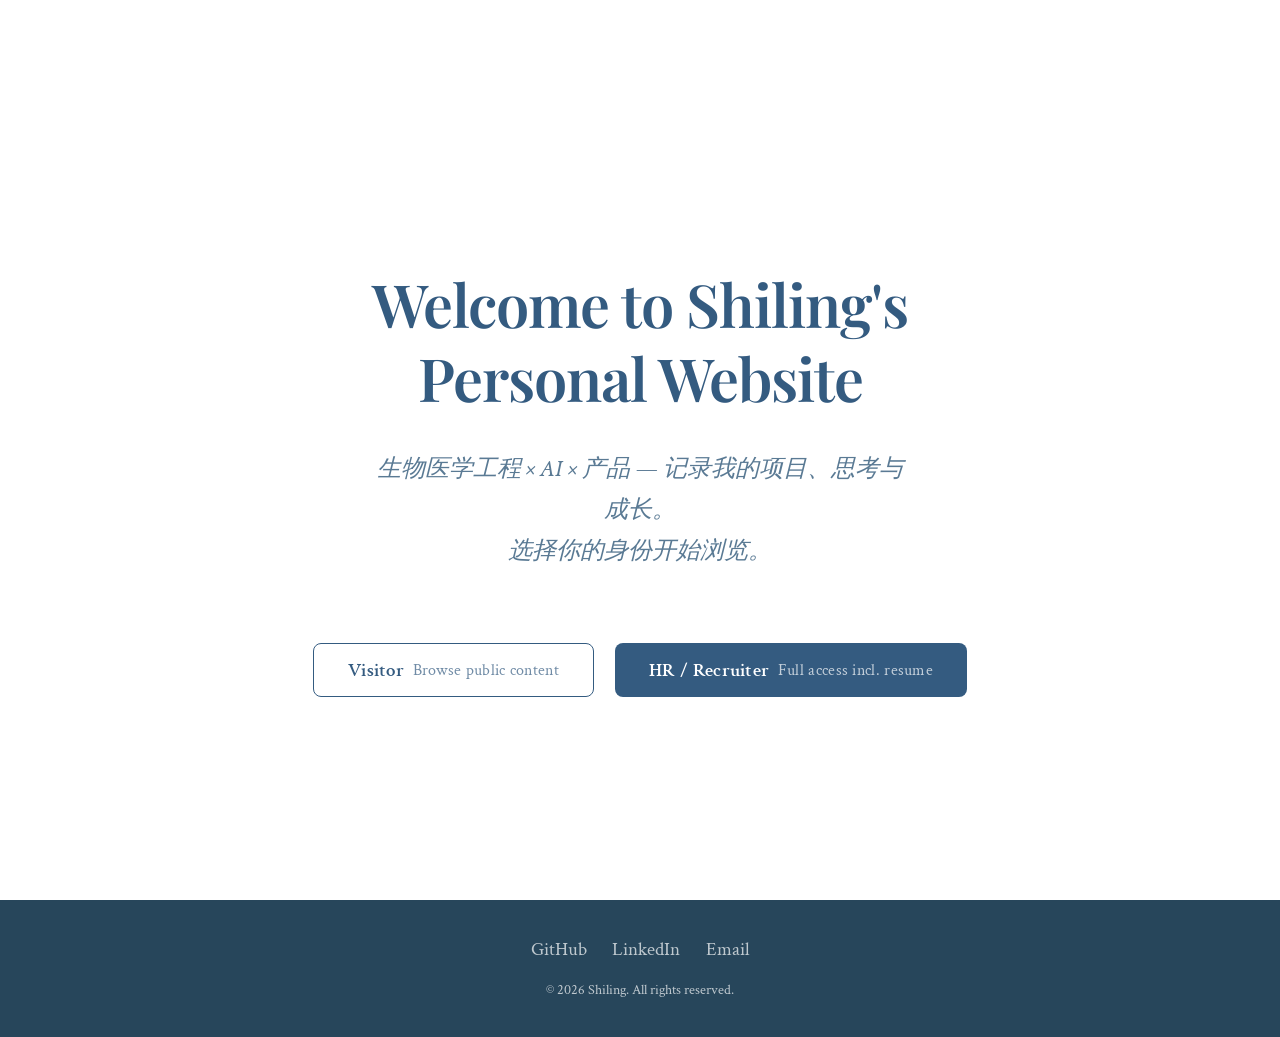
<file: index.html>
<!DOCTYPE html>
<html lang="zh-CN">
<head>
  <meta charset="UTF-8">
  <meta name="viewport" content="width=device-width, initial-scale=1.0">
  <title>Shiling - Personal Website</title>
  <link rel="preconnect" href="https://fonts.googleapis.com">
  <link rel="preconnect" href="https://fonts.gstatic.com" crossorigin>
  <link href="https://fonts.googleapis.com/css2?family=Crimson+Text:ital,wght@0,400;0,600;1,400&family=JetBrains+Mono:wght@400;500&family=Playfair+Display:ital,wght@0,500;0,600;0,700;1,500&display=swap" rel="stylesheet">
  <link rel="stylesheet" href="css/style.css">
</head>
<body>
  <main>
    <section class="hero">
      <h1 class="animate-in stagger-1">Welcome to Shiling's<br>Personal Website</h1>
      <p class="subtitle animate-in stagger-2">
        生物医学工程 × AI × 产品 — 记录我的项目、思考与成长。
        <br>选择你的身份开始浏览。
      </p>
      <div class="hero-actions animate-in stagger-3">
        <button class="btn btn-outline" id="btn-visitor">
          Visitor
          <span style="font-weight:400;margin-left:0.5rem;opacity:0.7;font-size:0.85em;">Browse public content</span>
        </button>
        <button class="btn btn-primary" id="btn-hr">
          HR / Recruiter
          <span style="font-weight:400;margin-left:0.5rem;opacity:0.7;font-size:0.85em;">Full access incl. resume</span>
        </button>
      </div>
    </section>
  </main>

  <footer class="site-footer">
    <div class="social-links">
      <a href="https://github.com/000Shining" target="_blank" rel="noopener">GitHub</a>
      <a href="https://www.linkedin.com/in/shiling-zheng-240802289/" target="_blank" rel="noopener">LinkedIn</a>
      <a href="mailto:shiling.zheng@foxmail.com">Email</a>
    </div>
    <p>&copy; 2026 Shiling. All rights reserved.</p>
  </footer>

  <script src="js/role.js"></script>
  <script>
    document.getElementById('btn-visitor').addEventListener('click', function() {
      setRole('visitor');
      window.location.href = 'blog.html';
    });
    document.getElementById('btn-hr').addEventListener('click', function() {
      setRole('hr');
      window.location.href = 'blog.html';
    });
  </script>
</body>
</html>
</file>
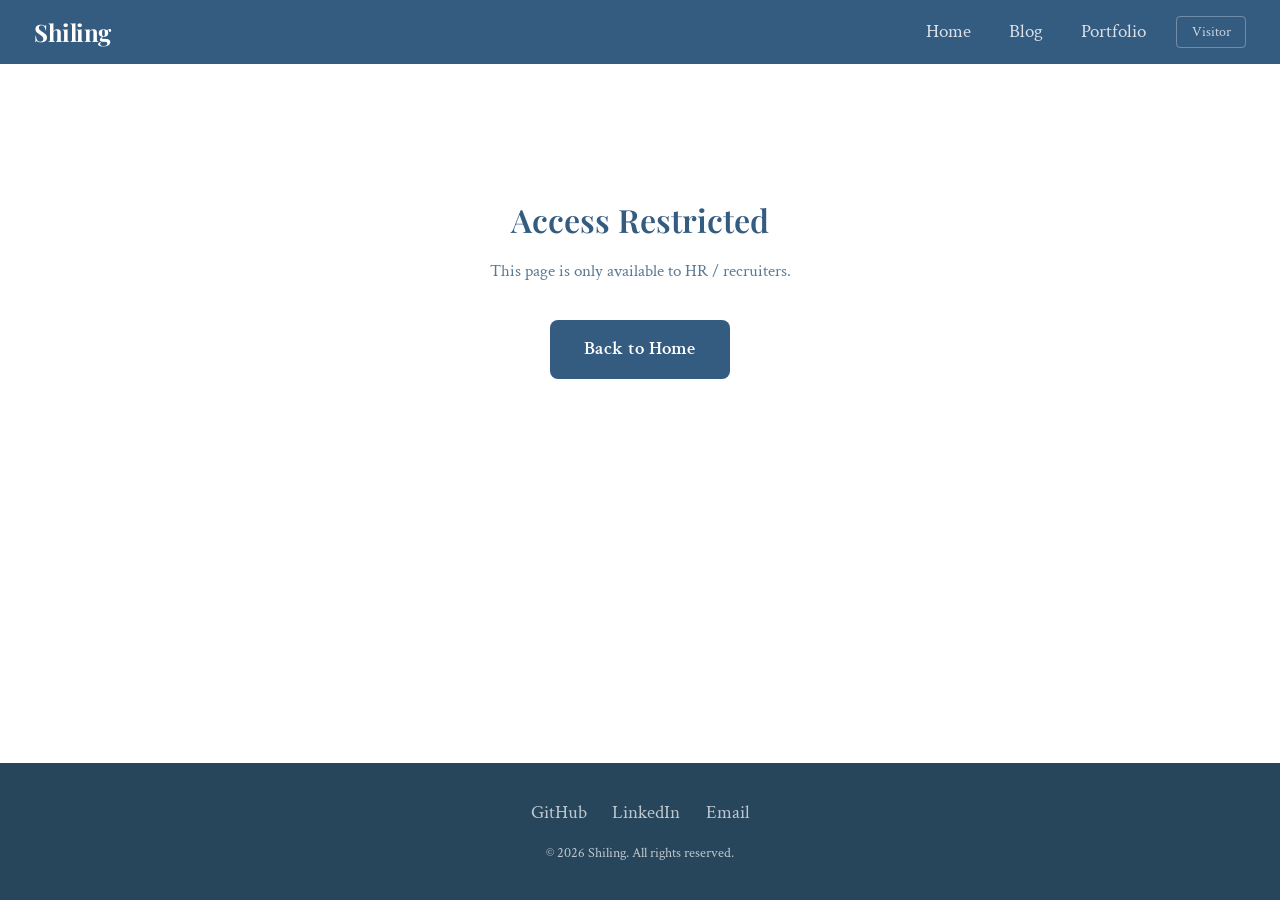
<file: about.html>
<!DOCTYPE html>
<html lang="zh-CN">
<head>
  <meta charset="UTF-8">
  <meta name="viewport" content="width=device-width, initial-scale=1.0">
  <title>About / Resume - Shiling</title>
  <link rel="preconnect" href="https://fonts.googleapis.com">
  <link rel="preconnect" href="https://fonts.gstatic.com" crossorigin>
  <link href="https://fonts.googleapis.com/css2?family=Crimson+Text:ital,wght@0,400;0,600;1,400&family=JetBrains+Mono:wght@400;500&family=Playfair+Display:ital,wght@0,500;0,600;0,700;1,500&display=swap" rel="stylesheet">
  <link rel="stylesheet" href="css/style.css">
</head>
<body>
  <main id="about-content">
    <div class="page-header animate-in stagger-1">
      <h1>About / Resume</h1>
      <p>Professional background & experience</p>
    </div>

    <div class="profile-header animate-in stagger-2">
      <div class="profile-avatar">S</div>
      <div class="profile-info">
        <h1>Shiling Zheng / 郑世灵</h1>
        <p class="headline">生物医学工程 · 医疗器械法规与市场 · AI 产品开发</p>
        <p style="margin-top:0.75rem;color:var(--color-text-light);">
          Duke 大学生物医学工程硕士（数据科学方向）。横跨医疗器械注册、医药行研与 AI 产品开发，兼具工程思维与商业分析能力。独立开发 RAG 法规知识库等 AI 产品，具备全栈产品设计与落地能力。
        </p>
      </div>
    </div>

    <!-- Work Experience -->
    <div class="timeline-section animate-in stagger-3">
      <h2>工作经历</h2>

      <div class="timeline-item">
        <h3>国际市场/产品专员</h3>
        <div class="meta"><span>EDAN Instruments, Inc. · 深圳</span><span>2026.03 - 2026.05</span></div>
        <p>深入学习并掌握心电、血氧、血压等电生理知识及临床应用。统筹推进独联体及印尼的医疗器械注册，协助市场活动，搜集整理区域 KOL 信息。</p>
      </div>

      <div class="timeline-item">
        <h3>国际注册专员</h3>
        <div class="meta"><span>深圳半岛医疗集团 · 深圳</span><span>2025.06 - 2026.03</span></div>
        <p>全面分析国际市场准入路径与注册要求，制定全球策略。独立负责 II 类射频医美产品 FDA 510(k) 注册项目，掌握 eSTAR 文档填写、安规/EMC/生物相容性测试送检与实验室对接、可用性及环境文档编写等全流程。评估 10+ 注册代理咨询公司，负责沟通报价、商务谈判与合同签订。主导巴西、日本、马来西亚市场准入策略，从零建立新市场监管框架。与 FDA 审评员及当地代表进行英文技术沟通。</p>
      </div>

      <div class="timeline-item">
        <h3>中央市场部实习生 · 糖尿病事业部</h3>
        <div class="meta"><span>赛诺菲（中国）</span><span>2024.05 - 2024.08</span></div>
        <p>实时跟踪胰岛素市场政策（尤其是集采），协助每月 DBU 市场数据分析，为基础胰岛素市场调研提供 insights。负责收集整理并审核各地各类会议材料，追踪会议参与数据并进行分析。协助市场推广材料上传与医学相关审核编辑。</p>
      </div>

      <div class="timeline-item">
        <h3>生物医药行研实习生</h3>
        <div class="meta"><span>天风证券研究所（医药组）· 北京</span><span>2024.03 - 2024.05</span></div>
        <p>根据企业年报、半年报、季报输出财务数据底稿，用 Wind 更新公司财务模型约 20 个。协助搜集整理创新药及靶向药相关信息，尤其是 GIP/GLP-1 相关专利和文献。</p>
      </div>

      <div class="timeline-item">
        <h3>生物医药行业研究实习生</h3>
        <div class="meta"><span>国盛证券研究所（医药组）· 深圳</span><span>2023.03 - 2023.08</span></div>
        <p>旁听上市公司会议并整理会议纪要。学习使用 Wind 进行数据分析，更新周报、月报数据。</p>
      </div>

      <div class="timeline-item">
        <h3>软件测试工程师 · 研发部</h3>
        <div class="meta"><span>EDAN Instruments, Inc. · 深圳</span><span>2022.07 - 2023.04</span></div>
        <p>根据产品需求随软件版本迭代编写测试用例。作为负责人对监护仪（iX10、iT20）及中央站的内嵌应用软件搭建测试环境，执行手动与自动化测试。输出软件验证报告、软件测试报告等相关文档。</p>
      </div>
    </div>

    <!-- Research Projects -->
    <div class="timeline-section animate-in stagger-4">
      <h2>研究项目</h2>

      <div class="timeline-item">
        <h3>基于 RAG 的国际法规知识库搭建</h3>
        <div class="meta"><span>独立开发</span><span>2025.08 - 2025.10</span></div>
        <p>搭建本地法规知识库，接入 DeepSeek API，收集整理并分类展示各国法规政策文档。实现 Tab 自定义添加搜索、法规文档实时展示及基于已添加文档的知识问答。解决跨部门法规知识分散不统一的问题。</p>
      </div>

      <div class="timeline-item">
        <h3>患者再入院风险评分模型</h3>
        <div class="meta"><span>Nina Rachel Sperber &amp; Adam Johnson · Duke University 人口健康科学系</span><span>2024.08 - 2025.05</span></div>
        <p>面向临床护理数据科学团队，寻找影响病人出院后再入院的影响因素，搭建预测模型并进行因素排序评分。针对医生、物理师、社区医护人员等多种角色设计访谈 workshop，从采访记录中提炼关键因素进行实证分析与回归加权，改进临床决策支持工具。</p>
      </div>

      <div class="timeline-item">
        <h3>左心室壁厚度和圆周应变分析</h3>
        <div class="meta"><span>Olaf Von Ramm 教授 · Duke University 生物医学工程系</span><span>2024.09 - 2024.12</span></div>
        <p>获取 Duke Hospital 正常与病变 3D 超声心脏图像数据，利用 MATLAB 进行图像读取、分割、旋转使左心房居中。在此基础上进行边缘检测，测量左心室周长并计算周向应力，用于诊断心肌肥大等病症。</p>
      </div>

      <div class="timeline-item">
        <h3>迷你亚马逊电商平台开发</h3>
        <div class="meta"><span>课程项目</span><span>2024.02 - 2024.05</span></div>
        <p>五人小组合作搭建具有 Amazon 基本功能的网站。负责商家后台系统搭建，运用 Flask + HTML5 + CSS 完成商家注册、上架货品、订单管理、评论回复等功能。</p>
      </div>

      <div class="timeline-item">
        <h3>质子治疗射程监测的瞬发伽马成像方法研究</h3>
        <div class="meta"><span>谢庆国教授 · 华中科技大学全数字 PET 实验室</span><span>2021.12 - 2022.06</span></div>
        <p>开发面向质子治疗射程监测的瞬发伽马专用成像系统。分别对单刃口狭缝准直器和平行缝准直器进行设计与仿真，证实利用平板 PET 结合单刃口狭缝准直器探测瞬发伽马光子位置分布以进行成像的可行性。空间探测效率达 0.5004%。</p>
      </div>

      <div class="timeline-item">
        <h3>基于增强回归树和随机森林方法的经验资产定价</h3>
        <div class="meta"><span>魏杰副教授 · 华中科技大学</span><span>2021.12 - 2022.06</span></div>
        <p>通过串行和并行方式实现多棵决策树，建立 GBRT 和随机森林的机器学习模型。运用模型对股票价格进行预测并优化参数，预测准确率至少达 60%。</p>
      </div>

      <div class="timeline-item">
        <h3>基于基函数图像重表示的 PET 图像重建算法研究</h3>
        <div class="meta"><span>谢庆国教授 · 华中科技大学全数字 PET 实验室</span><span>2020.02 - 2021.02</span></div>
        <p>开发基于基图像重表示的图像重建算法。通过数值模拟获取扫描数据并添加噪声进行重建评估；使用蒙特卡洛模拟获取更多数据，通过 GATE 仿真验证算法提升图像质量的能力。</p>
      </div>
    </div>

    <!-- Education -->
    <div class="timeline-section animate-in stagger-5">
      <h2>教育背景</h2>

      <div class="timeline-item">
        <h3>生物医学工程 · 硕士（数据科学方向）</h3>
        <div class="meta"><span>Duke University · 美国北卡罗来纳州达勒姆</span><span>2023.09 - 2025.05</span></div>
        <p>研究方向：医学影像分析、临床数据科学与决策支持</p>
      </div>

      <div class="timeline-item">
        <h3>生物医学工程 · 工学学士</h3>
        <div class="meta"><span>华中科技大学 · 武汉</span><span>2018.09 - 2022.06</span></div>
        <p>GPA 3.56/4.0 · 辅修金融学（经济学学士），GPA 81.24/100</p>
      </div>
    </div>

    <!-- Extracurriculars -->
    <div class="timeline-section animate-in stagger-6">
      <h2>其他经历</h2>

      <div class="timeline-item">
        <h3>数学建模比赛小组 · 队长</h3>
        <div class="meta"><span>华中科技大学</span><span>2019.06 - 2021.07</span></div>
        <p>组建数学建模团队，参加各级各类数学建模比赛。获校级一等奖两次、美国大学生数学建模竞赛（MCM）H 奖。</p>
      </div>

      <div class="timeline-item">
        <h3>华中科技大学广播台编辑部 · 主任</h3>
        <div class="meta"><span>华中科技大学</span><span>2019.03 - 2021.06</span></div>
        <p>撰写和编辑每日广播的音乐文案。</p>
      </div>

      <div class="timeline-item">
        <h3>华科生命之光家教团队 · 负责人</h3>
        <div class="meta"><span>华中科技大学</span><span>2018.09 - 2021.06</span></div>
        <p>每年向贫困学生提供义务家教活动。负责团队招新、运营、家庭审核，协调团队工作并组织经验分享会。</p>
      </div>

      <div class="timeline-item">
        <h3>暑期三下乡宜昌支教活动 · 负责人</h3>
        <div class="meta"><span>宜昌</span><span>2020.06 - 2020.08</span></div>
        <p>负责组建支教团队、确定支教内容、与希望小学和学校沟通对接。活动获校级优秀奖，被楚天都市报报道。</p>
      </div>
    </div>

    <!-- Skills -->
    <div class="timeline-section animate-in stagger-7">
      <h2>专业技能</h2>
      <div class="skills-cloud">
        <span class="tag">Python</span>
        <span class="tag">C / C++</span>
        <span class="tag">MATLAB</span>
        <span class="tag">SQL</span>
        <span class="tag">AI Agent</span>
        <span class="tag">Prompt Engineering</span>
        <span class="tag">MCP / Skill</span>
        <span class="tag">Vibe Coding</span>
        <span class="tag">Codex</span>
        <span class="tag">GEANT4</span>
        <span class="tag">Flask</span>
        <span class="tag">HTML5 / CSS3</span>
        <span class="tag">数据分析</span>
        <span class="tag">Power BI</span>
        <span class="tag">Wind</span>
        <span class="tag">Microsoft Office</span>
      </div>

      <h2 style="margin-top:2rem;">语言能力</h2>
      <div class="skills-cloud">
        <span class="tag">普通话（母语）</span>
        <span class="tag">英语（流利）</span>
        <span class="tag">TOEFL 104（R:29 L:29 S:22 W:24）</span>
      </div>
    </div>

    <!-- Actions -->
    <div style="text-align:center;margin-top:3rem;display:flex;gap:1rem;justify-content:center;flex-wrap:wrap;">
      <a href="Resume%20-%20Shiling%20Zheng.pdf" class="btn btn-primary" download="Shiling_Zheng_Resume.pdf">Download Resume (PDF)</a>
      <a href="mailto:shiling.zheng@foxmail.com" class="btn btn-outline">Contact Me</a>
      <a href="https://www.linkedin.com/in/shiling-zheng-240802289/" class="btn btn-outline" target="_blank">LinkedIn</a>
    </div>
  </main>

  <script src="js/role.js"></script>
  <script src="js/main.js"></script>
  <script>
    if (getRole() !== 'hr') {
      document.getElementById('about-content').innerHTML = `
        <div class="access-denied">
          <h2>Access Restricted</h2>
          <p>This page is only available to HR / recruiters.</p>
          <a href="index.html" class="btn btn-primary">Back to Home</a>
        </div>
      `;
    }
  </script>
</body>
</html>
</file>
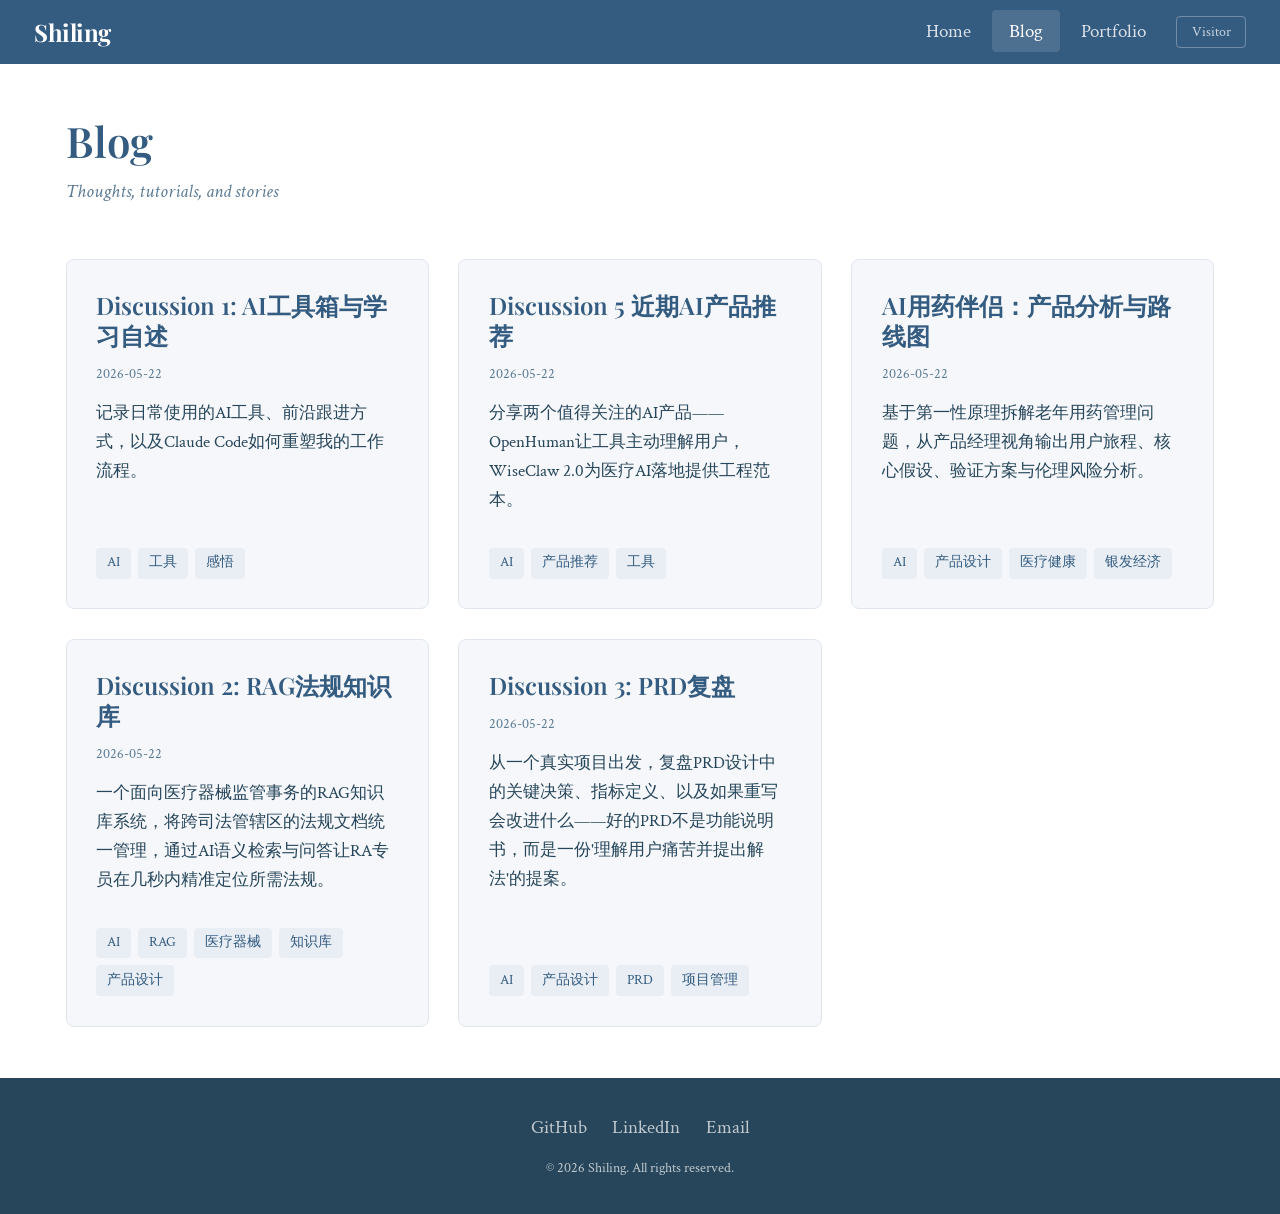
<file: blog.html>
<!DOCTYPE html>
<html lang="zh-CN">
<head>
  <meta charset="UTF-8">
  <meta name="viewport" content="width=device-width, initial-scale=1.0">
  <title>Blog - Shiling</title>
  <link rel="preconnect" href="https://fonts.googleapis.com">
  <link rel="preconnect" href="https://fonts.gstatic.com" crossorigin>
  <link href="https://fonts.googleapis.com/css2?family=Crimson+Text:ital,wght@0,400;0,600;1,400&family=JetBrains+Mono:wght@400;500&family=Playfair+Display:ital,wght@0,500;0,600;0,700;1,500&display=swap" rel="stylesheet">
  <link rel="stylesheet" href="css/style.css">
</head>
<body>
  <main id="blog-list">
    <div class="page-header animate-in stagger-1">
      <h1>Blog</h1>
      <p>Thoughts, tutorials, and stories</p>
    </div>
    <div class="card-grid" id="posts-grid"></div>
    <div id="empty-state" class="empty-state" style="display:none;">
      <h3>No posts yet</h3>
      <p>Check back soon for new content.</p>
    </div>
  </main>

  <script src="js/role.js"></script>
  <script src="js/main.js"></script>
  <script src="js/blog.js"></script>
</body>
</html>
</file>
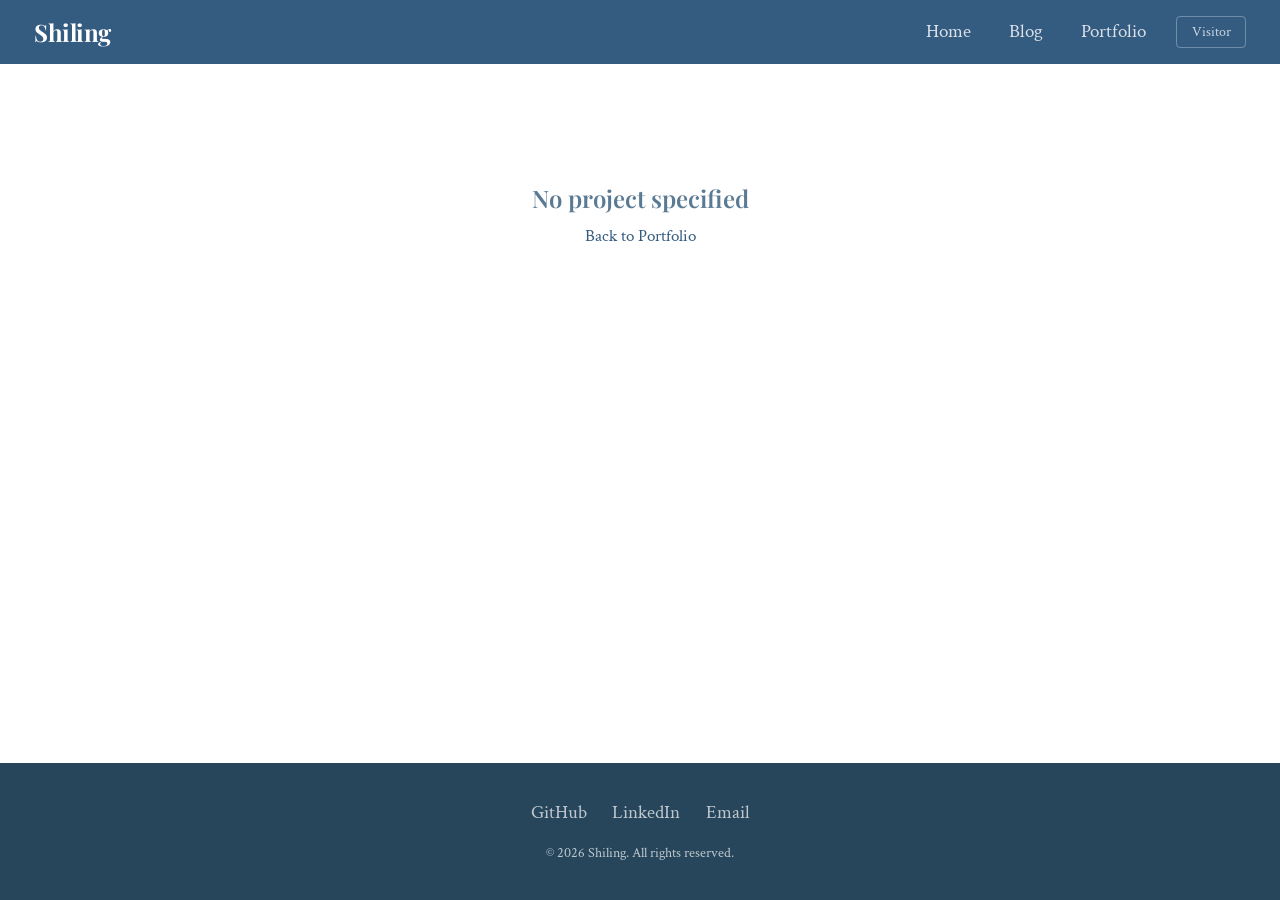
<file: portfolio-detail.html>
<!DOCTYPE html>
<html lang="zh-CN">
<head>
  <meta charset="UTF-8">
  <meta name="viewport" content="width=device-width, initial-scale=1.0">
  <title>Project Detail - Shiling</title>
  <link rel="preconnect" href="https://fonts.googleapis.com">
  <link rel="preconnect" href="https://fonts.gstatic.com" crossorigin>
  <link href="https://fonts.googleapis.com/css2?family=Crimson+Text:ital,wght@0,400;0,600;1,400&family=JetBrains+Mono:wght@400;500&family=Playfair+Display:ital,wght@0,500;0,600;0,700;1,500&display=swap" rel="stylesheet">
  <link rel="stylesheet" href="css/style.css">
</head>
<body>
  <main>
    <div id="project-detail">
      <div class="empty-state">
        <h3>Loading project...</h3>
      </div>
    </div>
  </main>

  <script src="js/role.js"></script>
  <script src="js/main.js"></script>
  <script src="js/portfolio.js"></script>
</body>
</html>
</file>
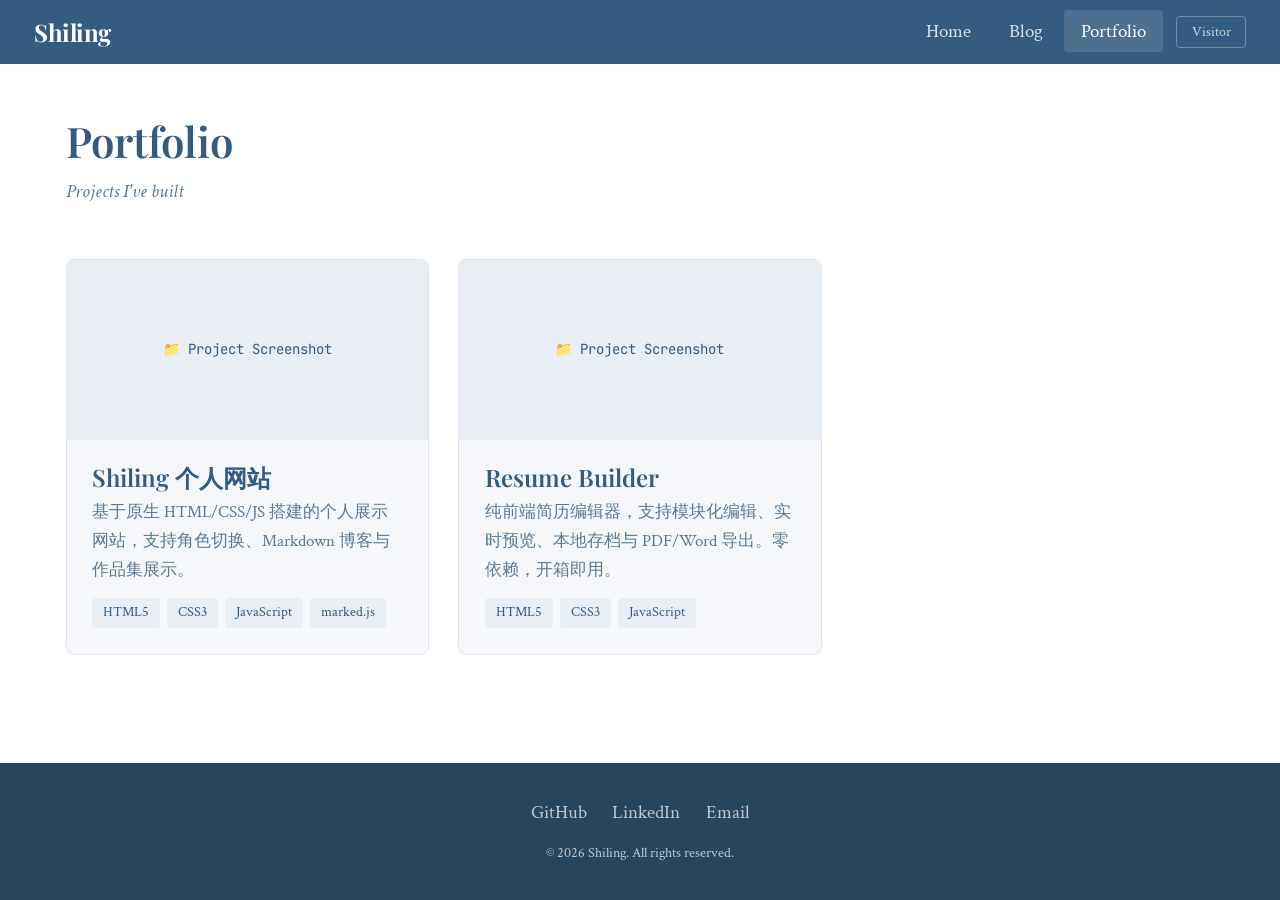
<file: portfolio.html>
<!DOCTYPE html>
<html lang="zh-CN">
<head>
  <meta charset="UTF-8">
  <meta name="viewport" content="width=device-width, initial-scale=1.0">
  <title>Portfolio - Shiling</title>
  <link rel="preconnect" href="https://fonts.googleapis.com">
  <link rel="preconnect" href="https://fonts.gstatic.com" crossorigin>
  <link href="https://fonts.googleapis.com/css2?family=Crimson+Text:ital,wght@0,400;0,600;1,400&family=JetBrains+Mono:wght@400;500&family=Playfair+Display:ital,wght@0,500;0,600;0,700;1,500&display=swap" rel="stylesheet">
  <link rel="stylesheet" href="css/style.css">
</head>
<body>
  <main id="portfolio-list">
    <div class="page-header animate-in stagger-1">
      <h1>Portfolio</h1>
      <p>Projects I've built</p>
    </div>
    <div class="portfolio-grid" id="projects-grid"></div>
    <div id="empty-state" class="empty-state" style="display:none;">
      <h3>No projects yet</h3>
      <p>Check back soon for new projects.</p>
    </div>
  </main>

  <script src="js/role.js"></script>
  <script src="js/main.js"></script>
  <script src="js/portfolio.js"></script>
</body>
</html>
</file>
<file: css/style.css>
/* === CSS Variables & Reset === */
:root {
  --color-primary: #345b80;
  --color-primary-light: #e8eef4;
  --color-primary-dark: #27465b;
  --color-accent: #faaf92;
  --color-accent-light: #fde4d9;
  --color-text: #27465b;
  --color-text-light: #5a7a94;
  --color-bg: #ffffff;
  --color-surface: #f5f7fa;
  --color-border: #e0e6ed;
  --font-display: 'Playfair Display', Georgia, 'Times New Roman', serif;
  --font-body: 'Crimson Text', Georgia, 'Times New Roman', serif;
  --font-mono: 'JetBrains Mono', 'Fira Code', 'Consolas', monospace;
  --font-size-base: 17px;
  --font-size-sm: 14px;
  --font-size-lg: 19px;
  --font-size-xl: 24px;
  --font-size-2xl: 32px;
  --font-size-3xl: 42px;
  --line-height-base: 1.7;
  --line-height-heading: 1.25;
  --border-radius: 8px;
  --border-radius-sm: 4px;
  --shadow-sm: 0 1px 3px rgba(39, 70, 91, 0.08);
  --shadow-md: 0 4px 16px rgba(39, 70, 91, 0.10);
  --shadow-lg: 0 8px 32px rgba(39, 70, 91, 0.12);
  --transition: 0.25s cubic-bezier(0.4, 0, 0.2, 1);
  --max-width: 1200px;
  --nav-height: 64px;
}

*, *::before, *::after { box-sizing: border-box; margin: 0; padding: 0; }

html {
  scroll-behavior: smooth;
  font-size: var(--font-size-base);
}

body {
  font-family: var(--font-body);
  color: var(--color-text);
  background: var(--color-bg);
  line-height: var(--line-height-base);
  -webkit-font-smoothing: antialiased;
  padding-top: var(--nav-height);
  min-height: 100vh;
  display: flex;
  flex-direction: column;
}

/* === Typography === */
h1, h2, h3, h4, h5, h6 {
  font-family: var(--font-display);
  line-height: var(--line-height-heading);
  color: var(--color-primary);
  font-weight: 600;
}

h1 { font-size: var(--font-size-3xl); }
h2 { font-size: var(--font-size-2xl); }
h3 { font-size: var(--font-size-xl); }
h4 { font-size: var(--font-size-lg); }

a {
  color: var(--color-primary);
  text-decoration: none;
  transition: color var(--transition);
}

a:hover { color: var(--color-accent); }

p { margin-bottom: 1.2rem; }
p:last-child { margin-bottom: 0; }

/* === Navigation === */
.nav {
  position: fixed;
  top: 0; left: 0; right: 0;
  height: var(--nav-height);
  background: var(--color-primary);
  display: flex;
  align-items: center;
  justify-content: space-between;
  padding: 0 2rem;
  z-index: 1000;
  backdrop-filter: blur(8px);
}

.nav-brand {
  font-family: var(--font-display);
  font-size: var(--font-size-xl);
  color: #fff;
  font-weight: 700;
  letter-spacing: -0.5px;
}

.nav-links {
  display: flex;
  list-style: none;
  gap: 0.25rem;
  align-items: center;
}

.nav-links a {
  color: rgba(255,255,255,0.82);
  padding: 0.5rem 1rem;
  border-radius: var(--border-radius-sm);
  font-family: var(--font-body);
  font-size: var(--font-size-lg);
  transition: all var(--transition);
}

.nav-links a:hover,
.nav-links a.active {
  color: #fff;
  background: rgba(255,255,255,0.12);
}

.nav-links .nav-about-hidden { display: none; }

.nav-role-switch {
  background: transparent;
  border: 1px solid rgba(255,255,255,0.3);
  color: rgba(255,255,255,0.75);
  padding: 0.35rem 0.85rem;
  border-radius: var(--border-radius-sm);
  cursor: pointer;
  font-family: var(--font-body);
  font-size: var(--font-size-sm);
  transition: all var(--transition);
  margin-left: 0.5rem;
}

.nav-role-switch:hover {
  border-color: var(--color-accent);
  color: var(--color-accent);
}

/* Mobile nav toggle */
.nav-toggle {
  display: none;
  background: none;
  border: none;
  cursor: pointer;
  padding: 0.5rem;
}

.nav-toggle span {
  display: block;
  width: 24px;
  height: 2px;
  background: #fff;
  margin: 5px 0;
  transition: var(--transition);
}

/* === Main Content === */
main {
  flex: 1;
  width: 100%;
  max-width: var(--max-width);
  margin: 0 auto;
  padding: 3rem 1.5rem;
}

/* === Hero / Home Page === */
.hero {
  display: flex;
  flex-direction: column;
  align-items: center;
  justify-content: center;
  text-align: center;
  min-height: calc(100vh - var(--nav-height) - 6rem);
  gap: 2rem;
}

.hero h1 {
  font-size: clamp(2rem, 5vw, 3.5rem);
  color: var(--color-primary);
  letter-spacing: -1px;
}

.hero .subtitle {
  font-size: var(--font-size-xl);
  color: var(--color-text-light);
  max-width: 540px;
  font-style: italic;
}

.hero-actions {
  display: flex;
  gap: 1.25rem;
  flex-wrap: wrap;
  justify-content: center;
  margin-top: 1rem;
}

/* === Buttons === */
.btn {
  display: inline-flex;
  align-items: center;
  justify-content: center;
  padding: 0.8rem 2rem;
  border: none;
  border-radius: var(--border-radius);
  font-family: var(--font-body);
  font-size: var(--font-size-lg);
  font-weight: 600;
  cursor: pointer;
  transition: all var(--transition);
  text-decoration: none;
  letter-spacing: 0.3px;
}

.btn-primary {
  background: var(--color-primary);
  color: #fff;
}

.btn-primary:hover {
  background: var(--color-primary-dark);
  color: #fff;
  transform: translateY(-2px);
  box-shadow: var(--shadow-md);
}

.btn-accent {
  background: var(--color-accent);
  color: var(--color-primary-dark);
}

.btn-accent:hover {
  background: #f89b7a;
  color: var(--color-primary-dark);
  transform: translateY(-2px);
  box-shadow: var(--shadow-md);
}

.btn-outline {
  background: transparent;
  border: 1.5px solid var(--color-primary);
  color: var(--color-primary);
}

.btn-outline:hover {
  background: var(--color-primary);
  color: #fff;
}

.btn-sm {
  padding: 0.45rem 1.1rem;
  font-size: var(--font-size-sm);
}

/* === Cards === */
.card-grid {
  display: grid;
  grid-template-columns: repeat(auto-fill, minmax(320px, 1fr));
  gap: 1.75rem;
}

.card {
  background: var(--color-surface);
  border-radius: var(--border-radius);
  border: 1px solid var(--color-border);
  padding: 1.75rem;
  transition: all var(--transition);
  cursor: pointer;
  display: flex;
  flex-direction: column;
  gap: 0.75rem;
}

.card:hover {
  transform: translateY(-4px);
  box-shadow: var(--shadow-md);
  border-color: var(--color-primary-light);
}

.card-title {
  font-family: var(--font-display);
  font-size: var(--font-size-xl);
  color: var(--color-primary);
  line-height: var(--line-height-heading);
}

.card-meta {
  font-size: var(--font-size-sm);
  color: var(--color-text-light);
  display: flex;
  align-items: center;
  gap: 0.75rem;
}

.card-summary {
  color: var(--color-text);
  line-height: var(--line-height-base);
  flex: 1;
}

.card-tags {
  display: flex;
  gap: 0.4rem;
  flex-wrap: wrap;
}

.tag {
  display: inline-block;
  background: var(--color-primary-light);
  color: var(--color-primary);
  padding: 0.2rem 0.65rem;
  border-radius: var(--border-radius-sm);
  font-size: var(--font-size-sm);
  font-family: var(--font-body);
}

.tag-accent {
  background: var(--color-accent-light);
  color: var(--color-primary-dark);
}

/* === Page Header === */
.page-header {
  margin-bottom: 3rem;
}

.page-header h1 {
  margin-bottom: 0.5rem;
}

.page-header p {
  color: var(--color-text-light);
  font-size: var(--font-size-lg);
  font-style: italic;
}

/* === About Page (Timeline) === */
.profile-header {
  display: flex;
  align-items: center;
  gap: 2rem;
  margin-bottom: 3rem;
  padding-bottom: 2.5rem;
  border-bottom: 1px solid var(--color-border);
}

.profile-avatar {
  width: 120px;
  height: 120px;
  border-radius: 50%;
  background: var(--color-primary-light);
  display: flex;
  align-items: center;
  justify-content: center;
  font-size: 3rem;
  color: var(--color-primary);
  flex-shrink: 0;
  border: 3px solid var(--color-primary-light);
}

.profile-info h1 { margin-bottom: 0.25rem; }
.profile-info .headline {
  color: var(--color-text-light);
  font-size: var(--font-size-lg);
  font-style: italic;
}

.timeline-section {
  margin-bottom: 3rem;
}

.timeline-section h2 {
  margin-bottom: 1.5rem;
  padding-bottom: 0.5rem;
  border-bottom: 2px solid var(--color-primary-light);
}

.timeline-item {
  position: relative;
  padding-left: 2rem;
  margin-bottom: 2rem;
  border-left: 2px solid var(--color-border);
  padding-bottom: 0.25rem;
}

.timeline-item::before {
  content: '';
  position: absolute;
  left: -6px;
  top: 6px;
  width: 10px;
  height: 10px;
  border-radius: 50%;
  background: var(--color-primary);
}

.timeline-item h3 {
  font-size: var(--font-size-lg);
  color: var(--color-text);
  font-family: var(--font-display);
  margin-bottom: 0.2rem;
}

.timeline-item .meta {
  font-size: var(--font-size-sm);
  color: var(--color-text-light);
  margin-bottom: 0.5rem;
}

.timeline-item .meta span { margin-right: 1rem; }

.timeline-item p {
  color: var(--color-text);
  font-size: var(--font-size-base);
}

/* Skills tags area */
.skills-cloud {
  display: flex;
  flex-wrap: wrap;
  gap: 0.6rem;
}

.skills-cloud .tag {
  font-size: var(--font-size-base);
  padding: 0.4rem 1rem;
}

/* === Blog Detail with TOC === */
.blog-detail-layout {
  display: grid;
  grid-template-columns: 200px 1fr;
  gap: 2rem;
  align-items: start;
}

.toc-sidebar {
  position: sticky;
  top: calc(var(--nav-height) + 2rem);
}

.toc-sidebar h4 {
  font-size: var(--font-size-sm);
  text-transform: uppercase;
  letter-spacing: 1.5px;
  color: var(--color-text-light);
  margin-bottom: 0.75rem;
  font-family: var(--font-body);
}

.toc-list {
  list-style: none;
  border-left: 2px solid var(--color-border);
}

.toc-list li { margin: 0; }

.toc-list a {
  display: block;
  padding: 0.3rem 0 0.3rem 1rem;
  font-size: var(--font-size-sm);
  color: var(--color-text-light);
  border-left: 2px solid transparent;
  margin-left: -2px;
  transition: all var(--transition);
  line-height: 1.4;
}

.toc-list a:hover,
.toc-list a.active {
  color: var(--color-primary);
  border-left-color: var(--color-primary);
}

.toc-list .toc-h3 { padding-left: 2rem; }
.toc-list .toc-h4 { padding-left: 3rem; }

/* Blog content */
.blog-article { min-width: 0; }

.blog-article .article-header {
  margin-bottom: 2.5rem;
  padding-bottom: 1.5rem;
  border-bottom: 1px solid var(--color-border);
}

.blog-article .article-header h1 {
  margin-bottom: 0.75rem;
}

.blog-article .article-meta {
  display: flex;
  gap: 1rem;
  color: var(--color-text-light);
  font-size: var(--font-size-sm);
  flex-wrap: wrap;
}

.blog-article .article-content {
  font-size: var(--font-size-lg);
  line-height: 1.8;
}

.blog-article .article-content h2 {
  margin-top: 2.5rem;
  margin-bottom: 1rem;
  scroll-margin-top: calc(var(--nav-height) + 1rem);
}

.blog-article .article-content h3 {
  margin-top: 2rem;
  margin-bottom: 0.75rem;
  scroll-margin-top: calc(var(--nav-height) + 1rem);
  color: var(--color-text);
}

.blog-article .article-content h4 {
  margin-top: 1.5rem;
  margin-bottom: 0.5rem;
  scroll-margin-top: calc(var(--nav-height) + 1rem);
  color: var(--color-text-light);
}

.blog-article .article-content p {
  margin-bottom: 1.25rem;
}

.blog-article .article-content ul,
.blog-article .article-content ol {
  margin-bottom: 1.25rem;
  padding-left: 1.5rem;
}

.blog-article .article-content li { margin-bottom: 0.4rem; }

.blog-article .article-content table {
  width: 100%;
  border-collapse: collapse;
  margin: 1.5rem 0;
  font-size: 0.95em;
}

.blog-article .article-content th,
.blog-article .article-content td {
  padding: 0.6rem 0.75rem;
  text-align: left;
  border-bottom: 1px solid var(--color-border);
  vertical-align: top;
}

.blog-article .article-content th {
  font-weight: 600;
  background: var(--color-surface);
  white-space: nowrap;
}

.blog-article .article-content tr:last-child td {
  border-bottom: none;
}

.blog-article .article-content code {
  background: var(--color-surface);
  padding: 0.15rem 0.4rem;
  border-radius: var(--border-radius-sm);
  font-family: var(--font-mono);
  font-size: 0.88em;
  color: var(--color-primary-dark);
}

.blog-article .article-content pre {
  background: var(--color-primary-dark);
  color: #e8eef4;
  padding: 1.25rem;
  border-radius: var(--border-radius);
  overflow-x: auto;
  margin-bottom: 1.5rem;
}

.blog-article .article-content pre code {
  background: none;
  color: inherit;
  padding: 0;
  font-size: var(--font-size-sm);
}

.blog-article .article-content blockquote {
  border-left: 3px solid var(--color-accent);
  padding: 0.5rem 1.25rem;
  margin-bottom: 1.25rem;
  background: var(--color-accent-light);
  border-radius: 0 var(--border-radius-sm) var(--border-radius-sm) 0;
  font-style: italic;
  color: var(--color-text-light);
}

/* === Mermaid Diagrams === */
.blog-article .article-content .mermaid {
  margin: 2.5rem 0;
  padding: 1.5rem 1rem;
  background: var(--color-surface);
  border-radius: 12px;
  border: 1px solid var(--color-border);
  overflow-x: auto;
  -webkit-overflow-scrolling: touch;
  text-align: center;
  max-height: 600px;
  overflow-y: auto;
}

.blog-article .article-content .mermaid svg {
  max-width: 100%;
  height: auto;
}

/* Gantt charts can be extra wide — allow full scroll */
.blog-article .article-content .mermaid svg[id*="gantt"] {
  max-width: none;
  min-width: 700px;
}

/* Mermaid theme overrides for readability */
.blog-article .article-content .mermaid .titleText {
  font-family: var(--font-display) !important;
  font-size: 14px !important;
}

.blog-article .article-content .mermaid .taskText {
  font-family: var(--font-body) !important;
  font-size: 12px !important;
}

/* === Portfolio Grid === */
.portfolio-grid {
  display: grid;
  grid-template-columns: repeat(auto-fill, minmax(300px, 1fr));
  gap: 1.75rem;
}

.portfolio-card {
  background: var(--color-surface);
  border-radius: var(--border-radius);
  border: 1px solid var(--color-border);
  overflow: hidden;
  transition: all var(--transition);
  cursor: pointer;
}

.portfolio-card:hover {
  transform: translateY(-4px);
  box-shadow: var(--shadow-md);
  border-color: var(--color-primary-light);
}

.portfolio-card .card-image {
  width: 100%;
  height: 180px;
  background: var(--color-primary-light);
  display: flex;
  align-items: center;
  justify-content: center;
  color: var(--color-primary);
  font-family: var(--font-mono);
  font-size: var(--font-size-sm);
}

.portfolio-card .card-body {
  padding: 1.25rem 1.5rem 1.5rem;
}

.portfolio-card .card-body h3 {
  font-family: var(--font-display);
  color: var(--color-primary);
  font-size: var(--font-size-xl);
  margin-bottom: 0.4rem;
}

.portfolio-card .card-body p {
  font-size: var(--font-size-base);
  color: var(--color-text-light);
  margin-bottom: 0.75rem;
}

/* === Portfolio Detail === */
.portfolio-detail .back-link {
  display: inline-flex;
  align-items: center;
  gap: 0.4rem;
  color: var(--color-text-light);
  font-size: var(--font-size-sm);
  margin-bottom: 2rem;
  transition: color var(--transition);
}

.portfolio-detail .back-link:hover { color: var(--color-primary); }

.project-links {
  display: flex;
  gap: 1rem;
  margin-top: 2rem;
  flex-wrap: wrap;
}

/* === Footer === */
.site-footer {
  background: var(--color-primary-dark);
  color: rgba(255,255,255,0.7);
  text-align: center;
  padding: 2rem;
  font-size: var(--font-size-sm);
  margin-top: auto;
}

.site-footer .social-links {
  display: flex;
  justify-content: center;
  gap: 1.5rem;
  margin-bottom: 0.75rem;
}

.site-footer .social-links a {
  color: rgba(255,255,255,0.7);
  font-size: var(--font-size-lg);
  transition: color var(--transition);
}

.site-footer .social-links a:hover { color: var(--color-accent); }

/* === Access Denied === */
.access-denied {
  text-align: center;
  padding: 5rem 2rem;
}

.access-denied h2 {
  font-size: var(--font-size-2xl);
  margin-bottom: 1rem;
}

.access-denied p {
  color: var(--color-text-light);
  margin-bottom: 2rem;
}

/* === Empty State === */
.empty-state {
  text-align: center;
  padding: 4rem 2rem;
  color: var(--color-text-light);
}

.empty-state h3 {
  font-family: var(--font-display);
  font-size: var(--font-size-xl);
  color: var(--color-text-light);
  margin-bottom: 0.5rem;
}

/* === Responsive === */
@media (max-width: 900px) {
  .blog-detail-layout {
    grid-template-columns: 1fr;
  }

  .toc-sidebar {
    position: static;
    order: -1;
    margin-bottom: 1.5rem;
    padding-bottom: 1rem;
    border-bottom: 1px solid var(--color-border);
  }

  .toc-list { display: flex; flex-wrap: wrap; gap: 0.5rem; border-left: none; }
  .toc-list a { border-left: none; margin-left: 0; padding: 0.25rem 0.6rem; border-radius: var(--border-radius-sm); background: var(--color-surface); }
  .toc-list a.active { background: var(--color-primary-light); }
  .toc-list .toc-h3 { padding-left: 1rem; }
  .toc-list .toc-h4 { padding-left: 1.5rem; }
}

@media (max-width: 768px) {
  :root {
    --font-size-base: 16px;
    --nav-height: 56px;
  }

  main { padding: 2rem 1rem; }

  .nav { padding: 0 1rem; }

  .nav-links {
    display: none;
    position: absolute;
    top: var(--nav-height);
    left: 0; right: 0;
    background: var(--color-primary);
    flex-direction: column;
    padding: 1rem;
    gap: 0;
  }

  .nav-links.open { display: flex; }

  .nav-toggle { display: block; }

  .profile-header { flex-direction: column; text-align: center; }

  .card-grid { grid-template-columns: 1fr; }
  .portfolio-grid { grid-template-columns: 1fr; }

  .hero h1 { font-size: 2rem; }

  h1 { font-size: var(--font-size-2xl); }
  h2 { font-size: var(--font-size-xl); }
}

@media (max-width: 480px) {
  .hero-actions { flex-direction: column; width: 100%; }
  .hero-actions .btn { width: 100%; }

  .blog-article .article-content { font-size: var(--font-size-base); }
}

/* === Animation === */
@keyframes fadeInUp {
  from { opacity: 0; transform: translateY(24px); }
  to   { opacity: 1; transform: translateY(0); }
}

.animate-in {
  animation: fadeInUp 0.6s ease both;
}

.stagger-1 { animation-delay: 0.05s; }
.stagger-2 { animation-delay: 0.12s; }
.stagger-3 { animation-delay: 0.19s; }
.stagger-4 { animation-delay: 0.26s; }
.stagger-5 { animation-delay: 0.33s; }
.stagger-6 { animation-delay: 0.40s; }
</file>
